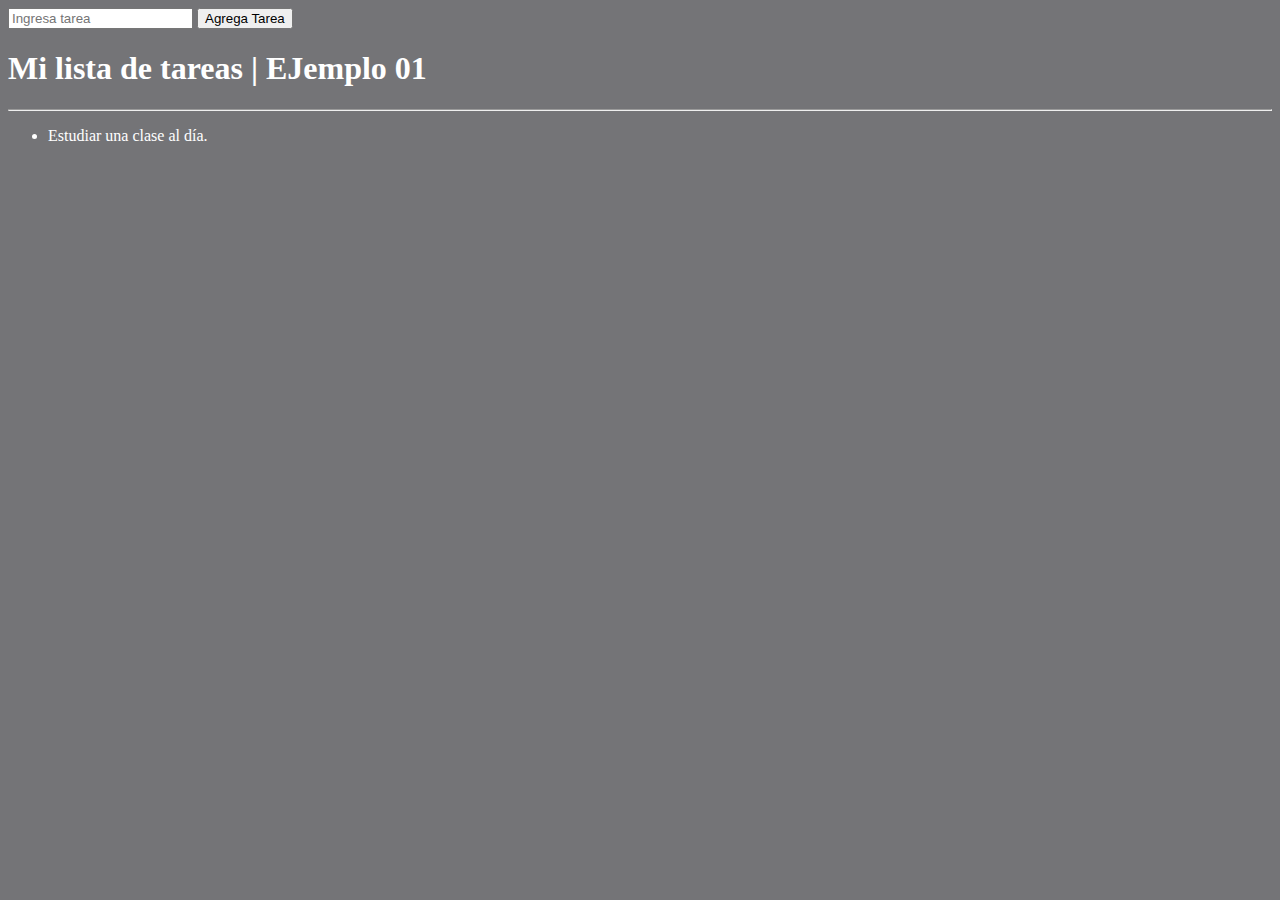
<file: 01 - Probando html css y js.html>
<!DOCTYPE html>
<html lang="en">
  <head>
    <meta charset="UTF-8" />
    <meta http-equiv="X-UA-Compatible" content="IE=edge" />
    <meta name="viewport" content="width=device-width, initial-scale=1.0" />
    <title>Probando HTMl, CSS y JavaScript</title>
    <style>
      /* Estilos Css para mi ejemplo de tarea. */
      body {
        background-color: #747477;
        color: #ffffff;
      }
    </style>
  </head>
  <body>
    <input type="text" id="tarea" placeholder="Ingresa tarea" />
    <input type="submit" id="boton" value="Agrega Tarea" />
    <h1>Mi lista de tareas | EJemplo 01</h1>
    <hr />
    <ul>
      <li>Estudiar una clase al día.</li>
    </ul>
    <script>
      // estructura JS para mi ejemplo de tarea
      // seleccionamos los elementos del html
      let $tarea = document.getElementById("tarea");
      let $boton = document.getElementById("boton");
      let $tareas = document.querySelector("ul");

      // cuando hagamos click en el boton
      $boton.addEventListener("click", function () {
        // obtener lo que se ha escrito en el input
        let $listaTarea = tarea.value;
        // añadimos como elemento li
        let $li = document.createElement("li");
        $li.textContent = $listaTarea;
        $tareas.appendChild($li);
      });
    </script>
  </body>
</html>
</file>
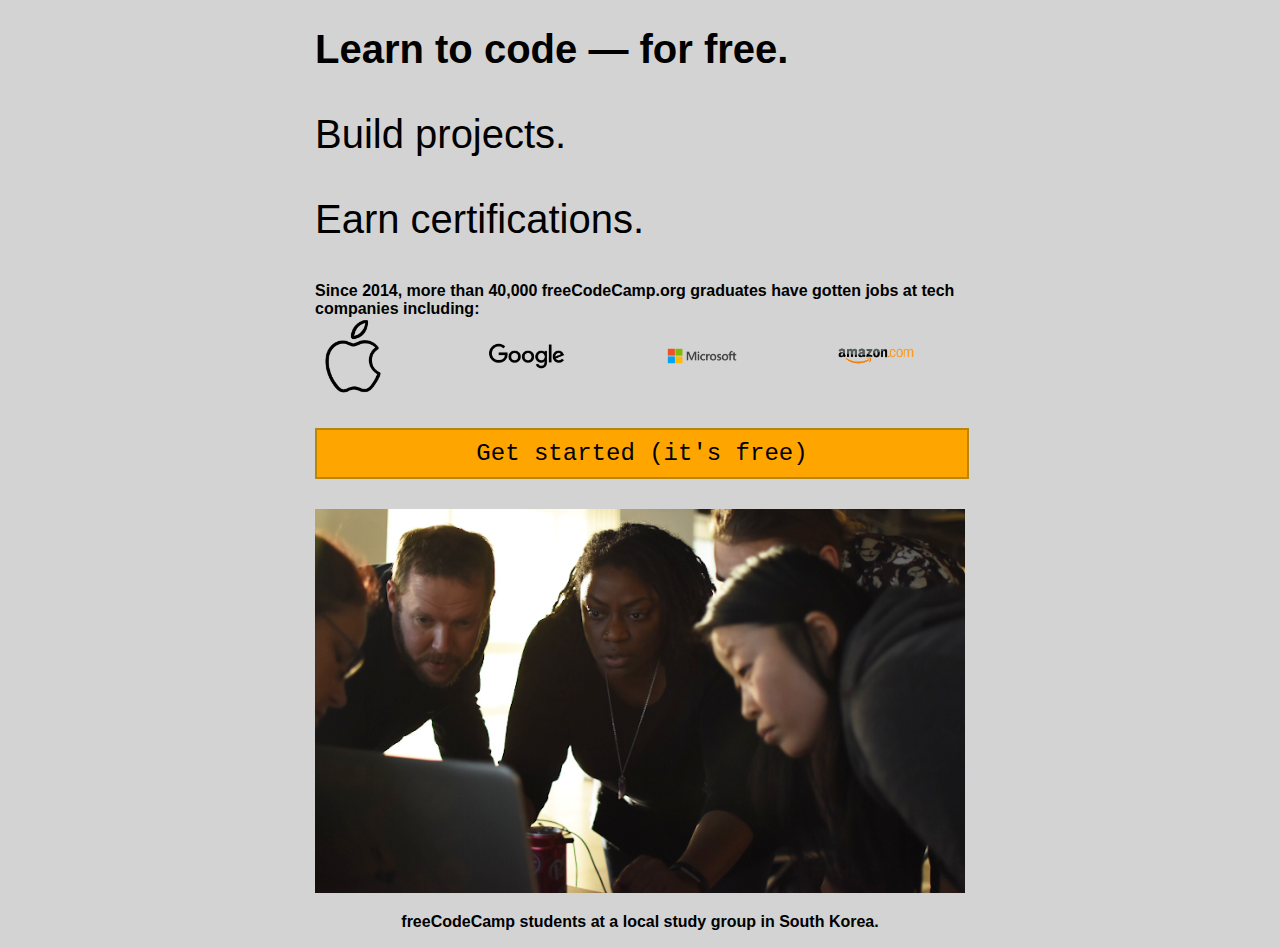
<file: freecodecamp.html>
<!DOCTYPE html>
<html lang="en">
  <head>
    <meta charset="UTF-8" />
    <meta http-equiv="X-UA-Compatible" content="IE=edge" />
    <meta name="viewport" content="width=device-width, initial-scale=1.0" />
    <link rel="stylesheet" href="css/freecodecamp.css" />
    <script src="" defer></script>
    <title>portada FreeCodeCamp</title>
  </head>
  <body>
    <main class="main">
      <article class="main-container">
        <h1>Learn to code — for free.</h1>
        <p>Build projects.</p>
        <p>Earn certifications.</p>
      </article>

      <section class="icons">
        <p>
          Since 2014, more than 40,000 freeCodeCamp.org graduates have gotten
          jobs at tech companies including:
        </p>
        <img src="img/apple-icon.png" alt="apple icon" />
        <img src="img/google-icon.png" alt="google icon" />
        <img src="img/microsoft-icon.png" alt="microsoft icon" />
        <img src="img/amazon-icon.png" alt="amazón icon" />
      </section>

      <div class="rest">
        <a href="#">Get started (it's free)</a>
        <img src="img/freecodecamp-img.png" alt="imagen principal" />
        <p>freeCodeCamp students at a local study group in South Korea.</p>
      </div>
    </main>
  </body>
</html>
</file>
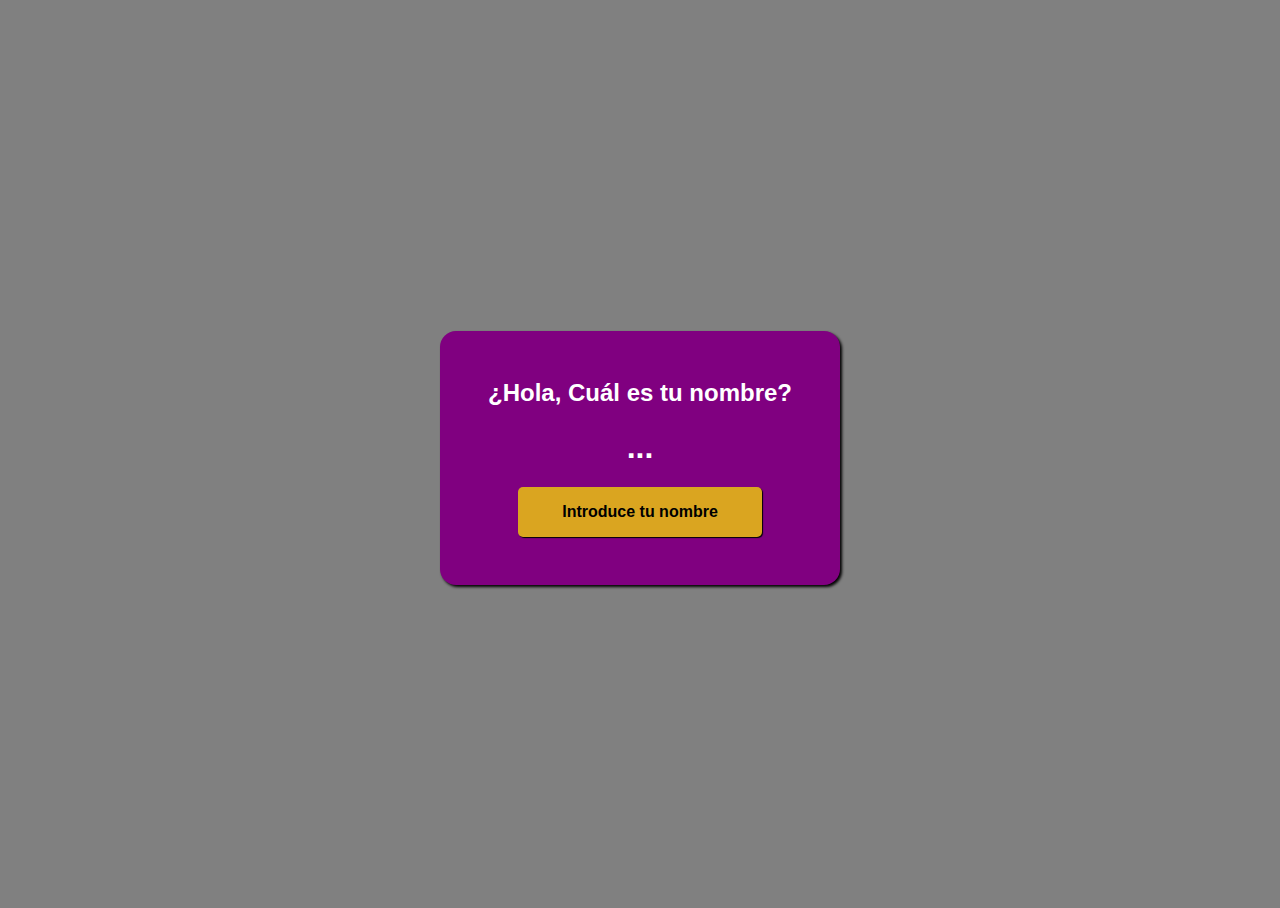
<file: javascript-01.html>
<!DOCTYPE html>
<html lang="en">
  <head>
    <meta charset="UTF-8" />
    <meta http-equiv="X-UA-Compatible" content="IE=edge" />
    <meta name="viewport" content="width=device-width, initial-scale=1.0" />
    <title>Introducción a JavaScript</title>
    <script src="js/timer.js" defer></script>
    <style>
      html {
        height: 100%;
      }
      body {
        height: 100%;
        background-color: gray;
        font-family: sans-serif;
        display: flex;
        justify-content: center;
        align-items: center;
      }
      .saludo {
        max-width: 768px;
        background-color: purple;
        padding: 3rem;
        border-radius: 1rem;
        box-shadow: 2px 2px 3px black;
        color: white;
        text-align: center;
      }
      .sauldo h1 {
        font-size: 3rem;
        margin-top: 0;
      }
      .saludo h2 {
        margin-top: 0;
      }
      .saludo button {
        width: 80%;
        border: none;
        padding: 1rem;
        border-radius: 5px;
        background-color: goldenrod;
        box-shadow: 1px 1px 1px black;
        cursor: pointer;
        font-weight: bold;
        font-size: 1rem;
      }
    </style>
  </head>
  <body>
    <article class="saludo">
      <h2 id="h2">¿Hola, Cuál es tu nombre?</h2>
      <h1 id="h1">...</h1>
      <button id="boton">Introduce tu nombre</button>
    </article>
  </body>
</html>
</file>
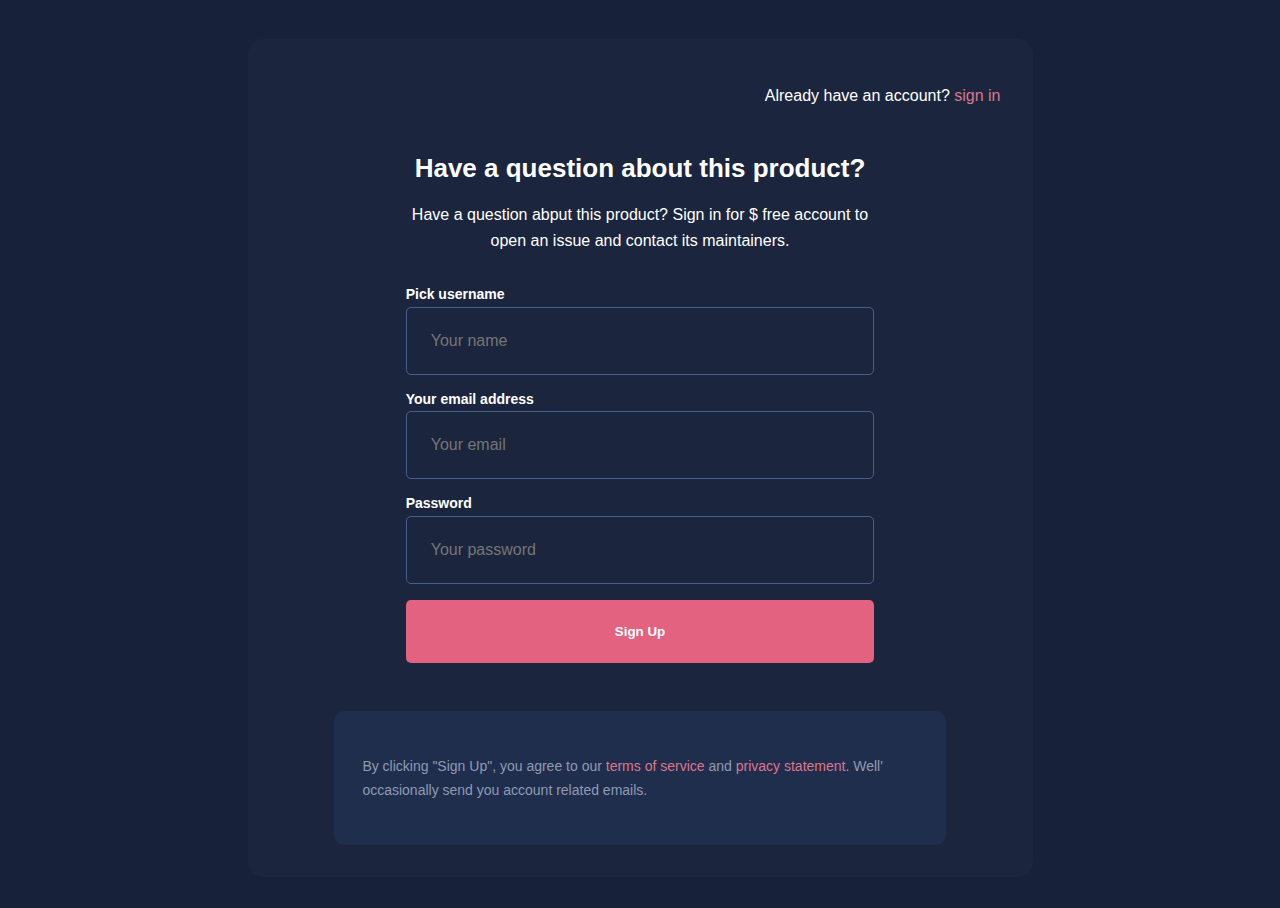
<file: practica-formulario.html>
<!DOCTYPE html>
<html lang="en">
  <head>
    <meta charset="UTF-8" />
    <meta http-equiv="X-UA-Compatible" content="IE=edge" />
    <meta name="viewport" content="width=device-width, initial-scale=1.0" />
    <title>Práctica de html y css - Formulario</title>
    <link rel="stylesheet" href="css/formulario.css" />
  </head>
  <body>
    <main class="create">
      <p class="login">Already have an account? <a href="#">sign in</a></p>
      <article class="content">
        <h1>Have a question about this product?</h1>
        <p>
          Have a question abput this product? Sign in for $ free account to open
          an issue and contact its maintainers.
        </p>
        <form action="" class="form">
          <label for="username">Pick username</label>
          <input type="text" placeholder="Your name" id="username" />
          <label for="emailuser">Your email address</label>
          <input type="email" placeholder="Your email" id="emailuser" />
          <label for="passwordusser">Password</label>
          <input
            type="password"
            placeholder="Your password"
            id="passwordusser"
          />
          <input type="submit" value="Sign Up" />
        </form>
      </article>
      <section class="legal">
        <p>
          By clicking "Sign Up", you agree to our
          <a href="#">terms of service</a> and
          <a href="#">privacy statement</a>. Well' occasionally send you account
          related emails.
        </p>
      </section>
    </main>
  </body>
</html>
</file>
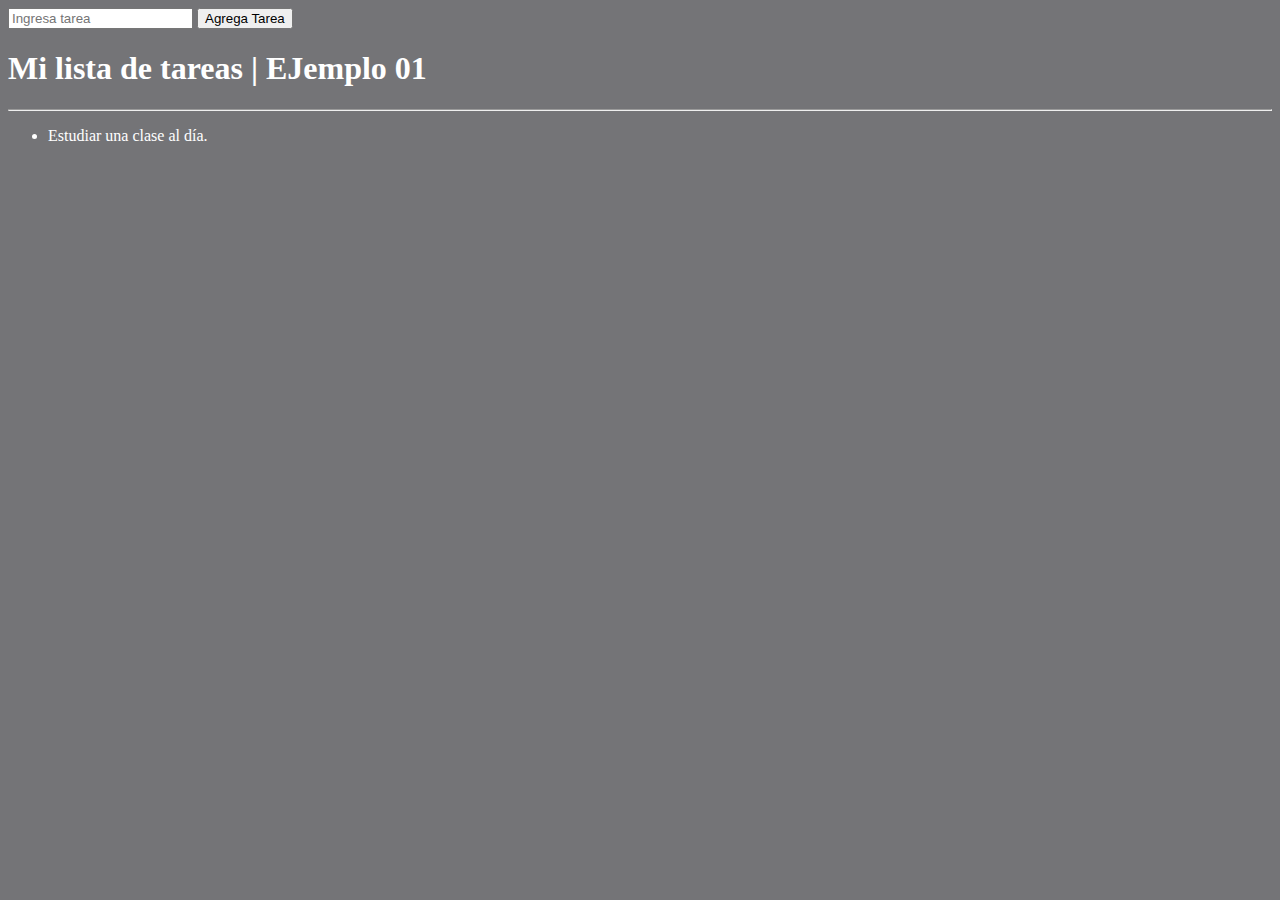
<file: Html/01-Probando-html-css-y-js.html>
<!DOCTYPE html>
<html lang="en">
  <head>
    <meta charset="UTF-8" />
    <meta http-equiv="X-UA-Compatible" content="IE=edge" />
    <meta name="viewport" content="width=device-width, initial-scale=1.0" />
    <title>Probando HTMl, CSS y JavaScript</title>
    <style>
      /* Estilos Css para mi ejemplo de tarea. */
      body {
        background-color: #747477;
        color: #ffffff;
      }
    </style>
  </head>
  <body>
    <input type="text" id="tarea" placeholder="Ingresa tarea" />
    <input type="submit" id="boton" value="Agrega Tarea" />
    <h1>Mi lista de tareas | EJemplo 01</h1>
    <hr />
    <ul>
      <li>Estudiar una clase al día.</li>
    </ul>
    <script>
      // estructura JS para mi ejemplo de tarea
      // seleccionamos los elementos del html
      let $tarea = document.getElementById("tarea");
      let $boton = document.getElementById("boton");
      let $tareas = document.querySelector("ul");

      // cuando hagamos click en el boton
      $boton.addEventListener("click", function () {
        // obtener lo que se ha escrito en el input
        let $listaTarea = $tarea.value;
        // añadimos como elemento li
        let $li = document.createElement("li");
        $li.textContent = $listaTarea;
        $tareas.appendChild($li);
      });
    </script>
  </body>
</html>
</file>
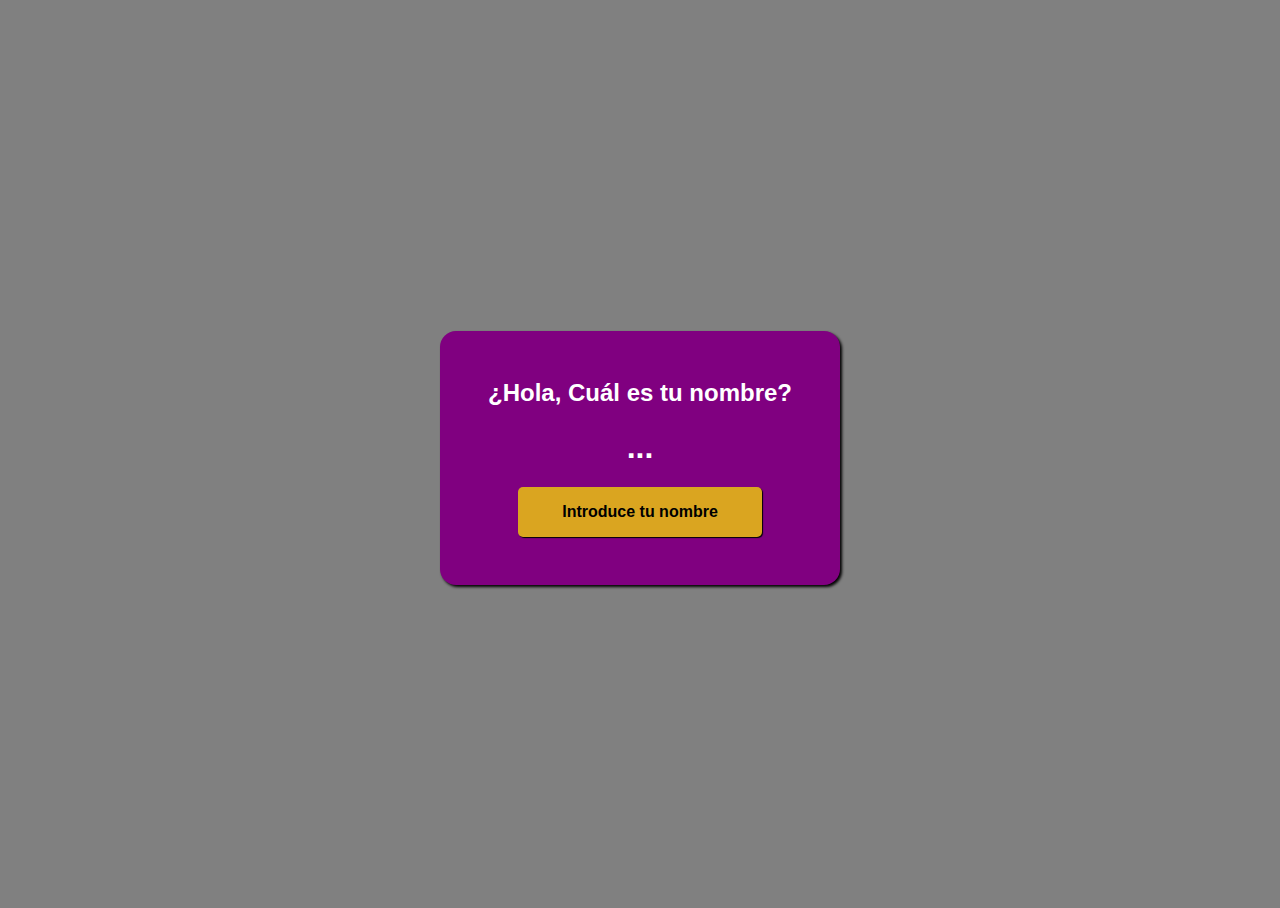
<file: Html/JS01 - javascript.html>
<!DOCTYPE html>
<html lang="en">
  <head>
    <meta charset="UTF-8" />
    <meta http-equiv="X-UA-Compatible" content="IE=edge" />
    <meta name="viewport" content="width=device-width, initial-scale=1.0" />
    <title>Introducción a JavaScript</title>
    <script src="../js/timer.js" defer></script>
    <style>
      html {
        height: 100%;
      }
      body {
        height: 100%;
        background-color: gray;
        font-family: sans-serif;
        display: flex;
        justify-content: center;
        align-items: center;
      }
      .saludo {
        max-width: 768px;
        background-color: purple;
        padding: 3rem;
        border-radius: 1rem;
        box-shadow: 2px 2px 3px black;
        color: white;
        text-align: center;
      }
      .sauldo h1 {
        font-size: 3rem;
        margin-top: 0;
      }
      .saludo h2 {
        margin-top: 0;
      }
      .saludo button {
        width: 80%;
        border: none;
        padding: 1rem;
        border-radius: 5px;
        background-color: goldenrod;
        box-shadow: 1px 1px 1px black;
        cursor: pointer;
        font-weight: bold;
        font-size: 1rem;
      }
    </style>
  </head>
  <body>
    <article class="saludo">
      <h2 id="h2">¿Hola, Cuál es tu nombre?</h2>
      <h1 id="h1">...</h1>
      <button id="boton">Introduce tu nombre</button>
    </article>
  </body>
</html>
</file>
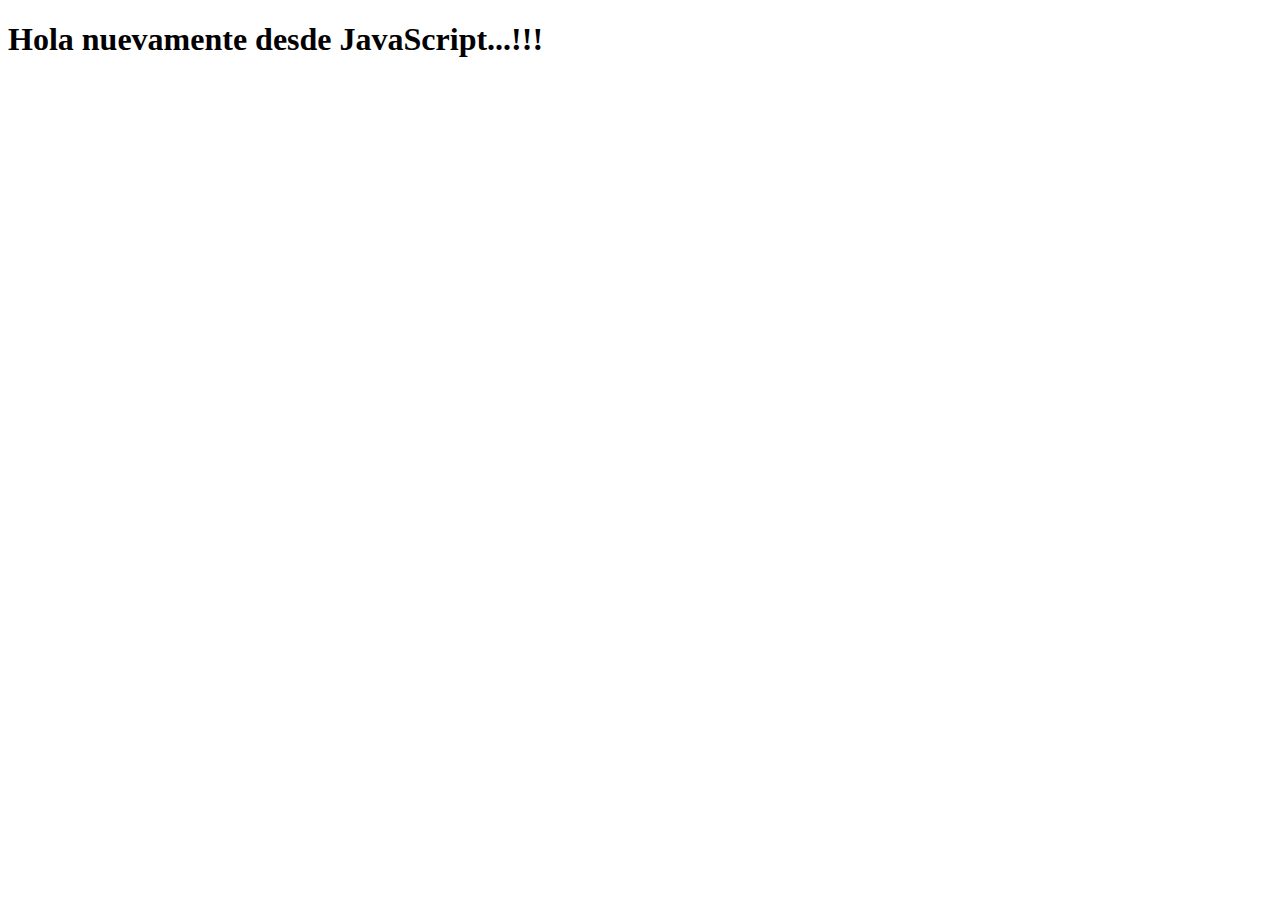
<file: Html/JS02 - js-in-html.html>
<!DOCTYPE html>
<html lang="en">
  <head>
    <meta charset="UTF-8" />
    <meta http-equiv="X-UA-Compatible" content="IE=edge" />
    <meta name="viewport" content="width=device-width, initial-scale=1.0" />
    <title>JS + HTML ✌</title>
    <script defer src="../js/js-in-html.js"></script>
  </head>
  <body>
    <h1 id="saludo">Hola mundo...!!!</h1>
  </body>
</html>
</file>
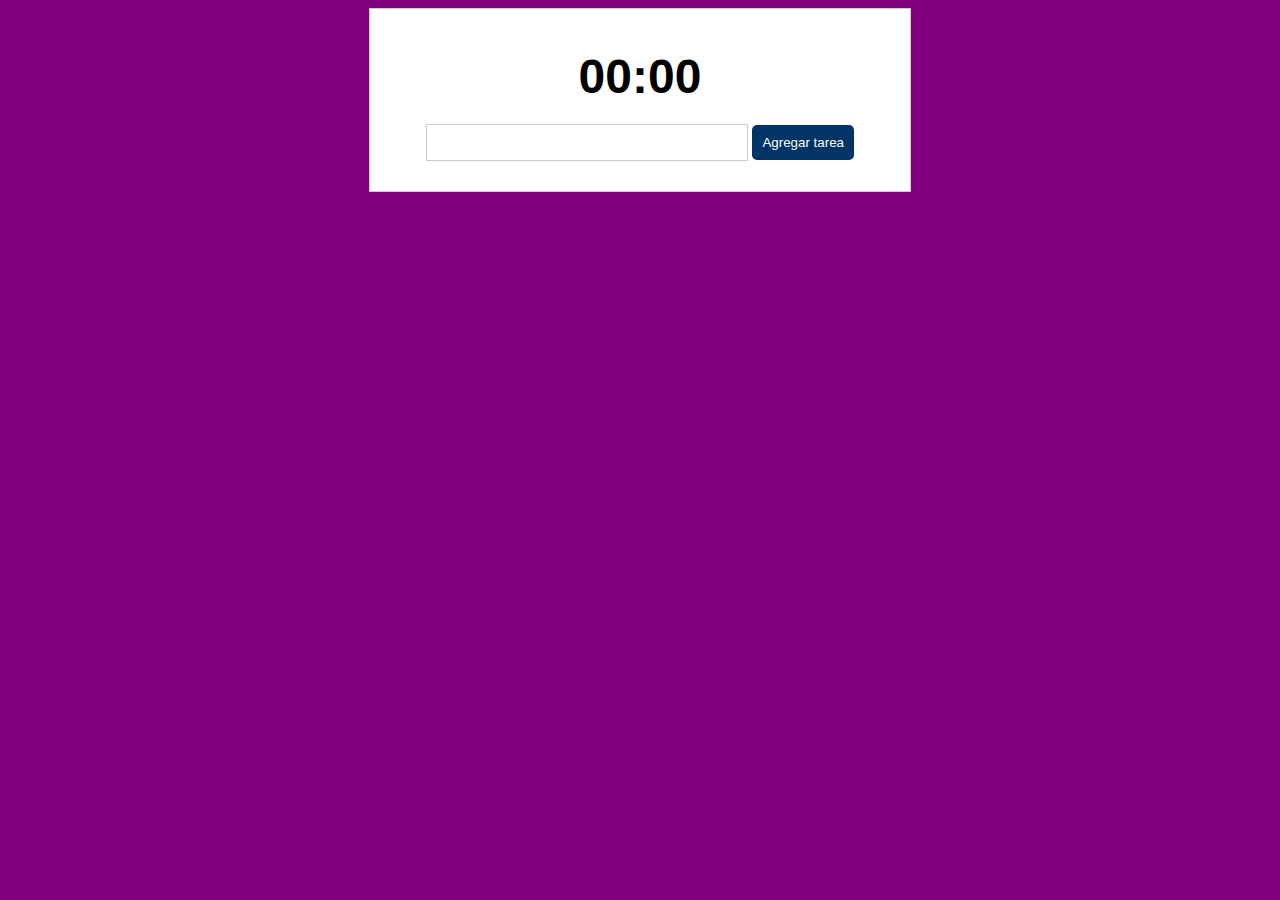
<file: Html/JS03 - pomodoro.html>
<!DOCTYPE html>
<html lang="en">
  <head>
    <meta charset="UTF-8" />
    <meta http-equiv="X-UA-Compatible" content="IE=edge" />
    <meta name="viewport" content="width=device-width, initial-scale=1.0" />
    <title>Pomodoro</title>
    <link rel="stylesheet" href="../css/pomodoro.css" />
  </head>
  <body>
    <div id="app">
      <div id="time">
        <div id="value"></div>
        <div id="taskName"></div>
      </div>

      <div class="tasks-container">
        <div class="form">
          <form action="" id="form">
            <input type="text" id="itTask" />
            <input type="submit" id="bAdd" value="Agregar tarea" />
          </form>
        </div>
        <div id="tasks">
          <div class="task"></div>
        </div>
      </div>
    </div>

    <script src="../js/pomodoro.js"></script>
  </body>
</html>
</file>
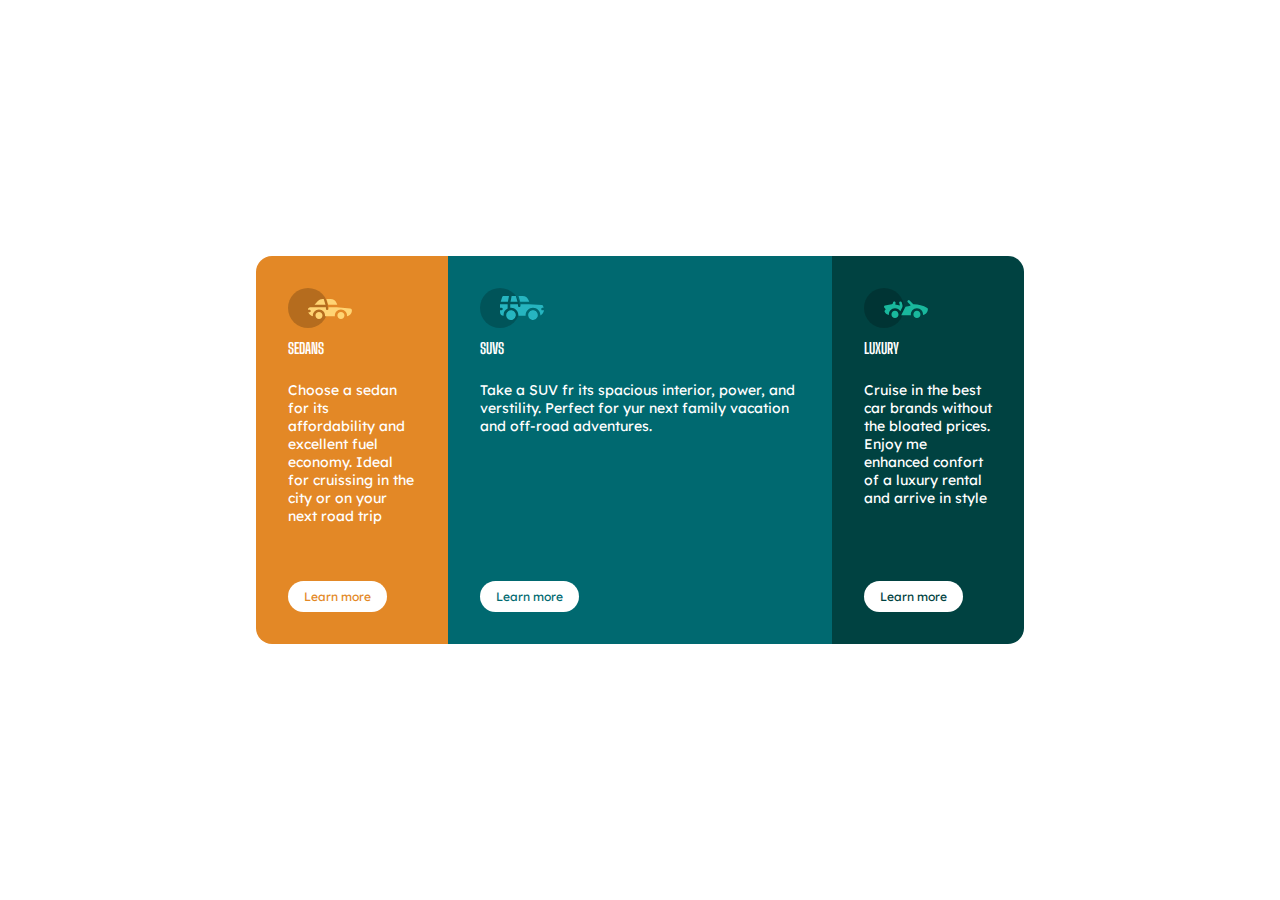
<file: Html/JS04 - Proyecto-principiante.html>
<!DOCTYPE html>
<html lang="en">
  <head>
    <meta charset="UTF-8" />
    <meta http-equiv="X-UA-Compatible" content="IE=edge" />
    <meta name="viewport" content="width=device-width, initial-scale=1.0" />
    <title>Proyecto principiante HTML - CSS y JavaScript</title>
    <link rel="stylesheet" href="../css/principiante.css" />
    <script src="../js/principiante.js" defer></script>
  </head>
  <body>
    <main class="principal">
      <!-- |sedans -->
      <article class="columna sedans">
        <img src="../images/icon-sedans.svg" alt="sedans" class="icono" />
        <h1 class="titulo">SEDANS</h1>
        <p class="texto">
          Choose a sedan for its affordability and excellent fuel economy. Ideal
          for cruissing in the city or on your next road trip
        </p>
        <a href="#" class="enlace">Learn more</a>
      </article>
      <!-- suvs -->
      <article class="columna suvs activa">
        <img src="../images/icon-suvs.svg" alt="suvs" class="icono" />
        <h1 class="titulo">SUVs</h1>
        <p class="texto">
          Take a SUV fr its spacious interior, power, and verstility. Perfect
          for yur next family vacation and off-road adventures.
        </p>
        <a href="#" class="enlace">Learn more</a>
      </article>
      <!-- luxury -->
      <article class="columna luxury">
        <img src="../images/icon-luxury.svg" alt="Luxury" class="icono" />
        <h1 class="titulo">LUXURY</h1>
        <p class="texto">
          Cruise in the best car brands without the bloated prices. Enjoy me
          enhanced confort of a luxury rental and arrive in style
        </p>
        <a href="#" class="enlace">Learn more</a>
      </article>
    </main>
  </body>
</html>
</file>
<file: css/freecodecamp.css>
body {
  background-color: lightgray;
}
/* main */
main {
  font-family: sans-serif;
  width: 650px;
  margin: 0 auto;
}
/* contenido */
.main-container h1,
.main-container p,
.main-container p {
  font-size: 40px;
}
/* iconos */
.icons p {
  font-weight: bold;
  margin-bottom: 0;
}
.icons img {
  width: 76px;
  margin-right: 94px;
}

.icons img:last-child {
  margin-right: 0;
}

/* resto */
.rest {
  margin-top: 30px;
}
.rest a {
  font-family: monospace;
  font-size: 24px;
  color: black;
  text-decoration: none;
  background-color: orange;
  border: 2px solid darkgoldenrod;
  display: block;
  width: 100%;
  text-align: center;
  padding-top: 10px;
  padding-bottom: 10px;
  margin-bottom: 30px;
}

.rest img {
  width: 100%;
}
.rest p {
  text-align: center;
  font-weight: bold;
}
</file>
<file: css/formulario.css>
/* Estilos de la práctica de html y css - formulario */
* {
  box-sizing: border-box;
}
html,
body {
  height: 100%;
}
body {
  background-color: #17213a;
  color: white;
  font-family: sans-serif;
  display: flex;
  justify-content: center;
  align-items: center;
}
a {
  color: #dc768c;
  text-decoration: none;
}

/* create */
.create {
  width: 100%;
  max-width: 785px;
  min-width: 350px;
  border-radius: 15px;
  background-color: #1b263e;
  padding: 2rem;
}

/* login */
.login {
  text-align: right;
  font-size: 16px;
}
/* content */
.content {
  width: 65%;
  margin: 3rem auto;
}
.content h1 {
  font-size: 26px;
  text-align: center;
}
.content p {
  line-height: 26px;
  font-size: 16px;
  text-align: center;
}

/* form */
.form {
  margin-top: 2rem;
}
.form label {
  font-size: 14px;
  font-weight: bold;
  display: block;
  margin-bottom: 0.3rem;
}
.form input {
  display: block;
  border: none;
  width: 100%;
}
.form input:not([type="submit"]) {
  border-radius: 5px;
  border: 1px solid #495e8d;
  background-color: transparent;
  padding: 1.5rem;
  margin-bottom: 1rem;
  color: white;
  font-size: 16px;
}
.form input[type="submit"] {
  border-radius: 5px;
  background-color: #e3627f;
  color: white;
  font-weight: bold;
  padding: 1.5rem 3rem;
  cursor: pointer;
}
/* legal */
.legal {
  border-radius: 10px;
  background-color: #202e4e;
  padding: 1.8rem;
  width: 85%;
  margin: 0 auto;
  font-size: 14px;
  line-height: 24px;
  color: #8f9ab2;
}
</file>
<file: css/pomodoro.css>
/* Estilos de nustra aplicación de pomodoro */
body {
  font-family: Arial, Helvetica, sans-serif;
  background-color: purple;
}

#app {
  background-color: white;
  width: 500px;
  margin: 0 auto;
  border: solid 1px #ccc;
  padding: 20px;
}

#time {
  text-align: center;
  padding: 20px 0;
}
#time #value {
  font-size: 48px;
  font-weight: bolder;
}

.form {
  display: flex;
  justify-content: center;
}

input[type="text"] {
  padding: 10px;
  border: solid 1px #ccc;
  width: 300px;
}
button,
input[type="submit"] {
  border: none;
  background-color: #003366;
  color: white;
  padding: 10px;
  border-radius: 5px;
}

#tasks {
  display: flex;
  flex-direction: column;
  gap: 10px;
  margin-top: 10px;
}
.task {
  display: flex;
  gap: 10px;
  align-items: center;
}
.task .completed {
  display: flex;
  align-items: center;
  gap: 10px;
}

.done {
  display: inline-block;
  padding: 5px;
  background-color: #ccc;
}
</file>
<file: css/principiante.css>
/* Proyecto final del módulo introductorio */
/* Estilos generales */
@import url("https://fonts.googleapis.com/css2?family=Big+Shoulders+Display:wght@700&family=Lexend+Deca&display=swap");

* {
  box-sizing: border-box;
}
html,
body {
  height: 100%;
  margin: 0;
  padding: 0;
}
body {
  font-family: "Lexend Deca", sans-serif;
  display: flex;
  justify-content: center;
  align-items: center;
}
/* principal */
.principal {
  display: flex;
  max-width: 768px;
  min-width: 320px;
}
/* columnas */
.columna {
  color: white;
  padding: 2rem;
  width: 25%;
  overflow: hidden;
  transition: width 0.3s ease-in-out;
  cursor: pointer;
  display: flex;
  flex-direction: column;
  align-items: flex-start;
}

.columna.activa {
  width: 50%;
}
.columna:first-of-type {
  border-radius: 1rem 0 0 1rem;
}
.columna:last-of-type {
  border-radius: 0 1rem 1rem 0;
}

.sedans {
  background-color: hsl(31, 77%, 52%);
}
.suvs {
  background-color: hsl(184, 100%, 22%);
}
.luxury {
  background-color: hsl(179, 100%, 13%);
}

.titulo {
  font-family: "Big Shoulders Display", cursive;
  text-transform: uppercase;
  font-size: 15px;
}
.texto {
  font-size: 14px;
  margin-bottom: 3.5rem;
  flex-grow: 1;
}

.enlace {
  text-decoration: none;
  background-color: white;
  border-radius: 1rem;
  padding: 0.5rem 1rem;
  font-size: 12px;
}

.sedans .enlace {
  color: hsl(31, 77%, 52%);
}
.suvs .enlace {
  color: hsl(184, 100%, 22%);
}
.luxury .enlace {
  color: hsl(179, 100%, 13%);
}
</file>
